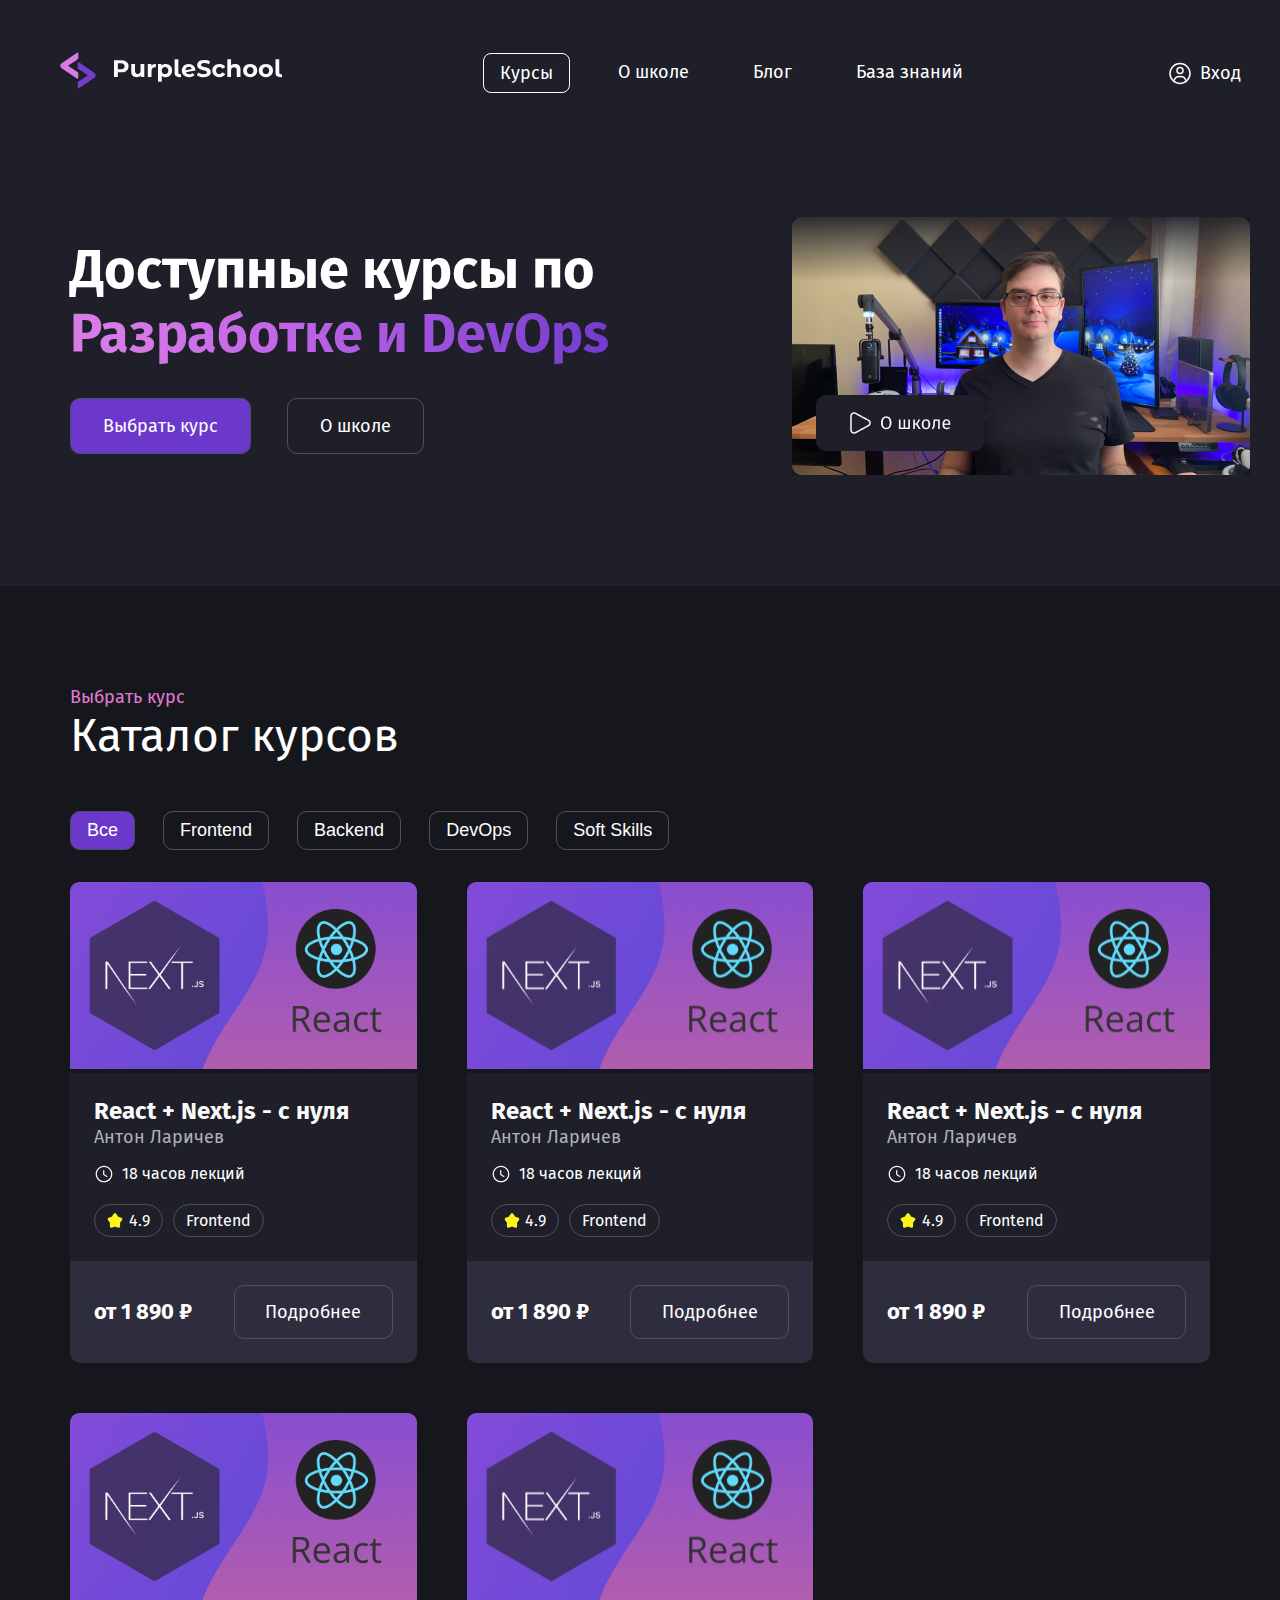
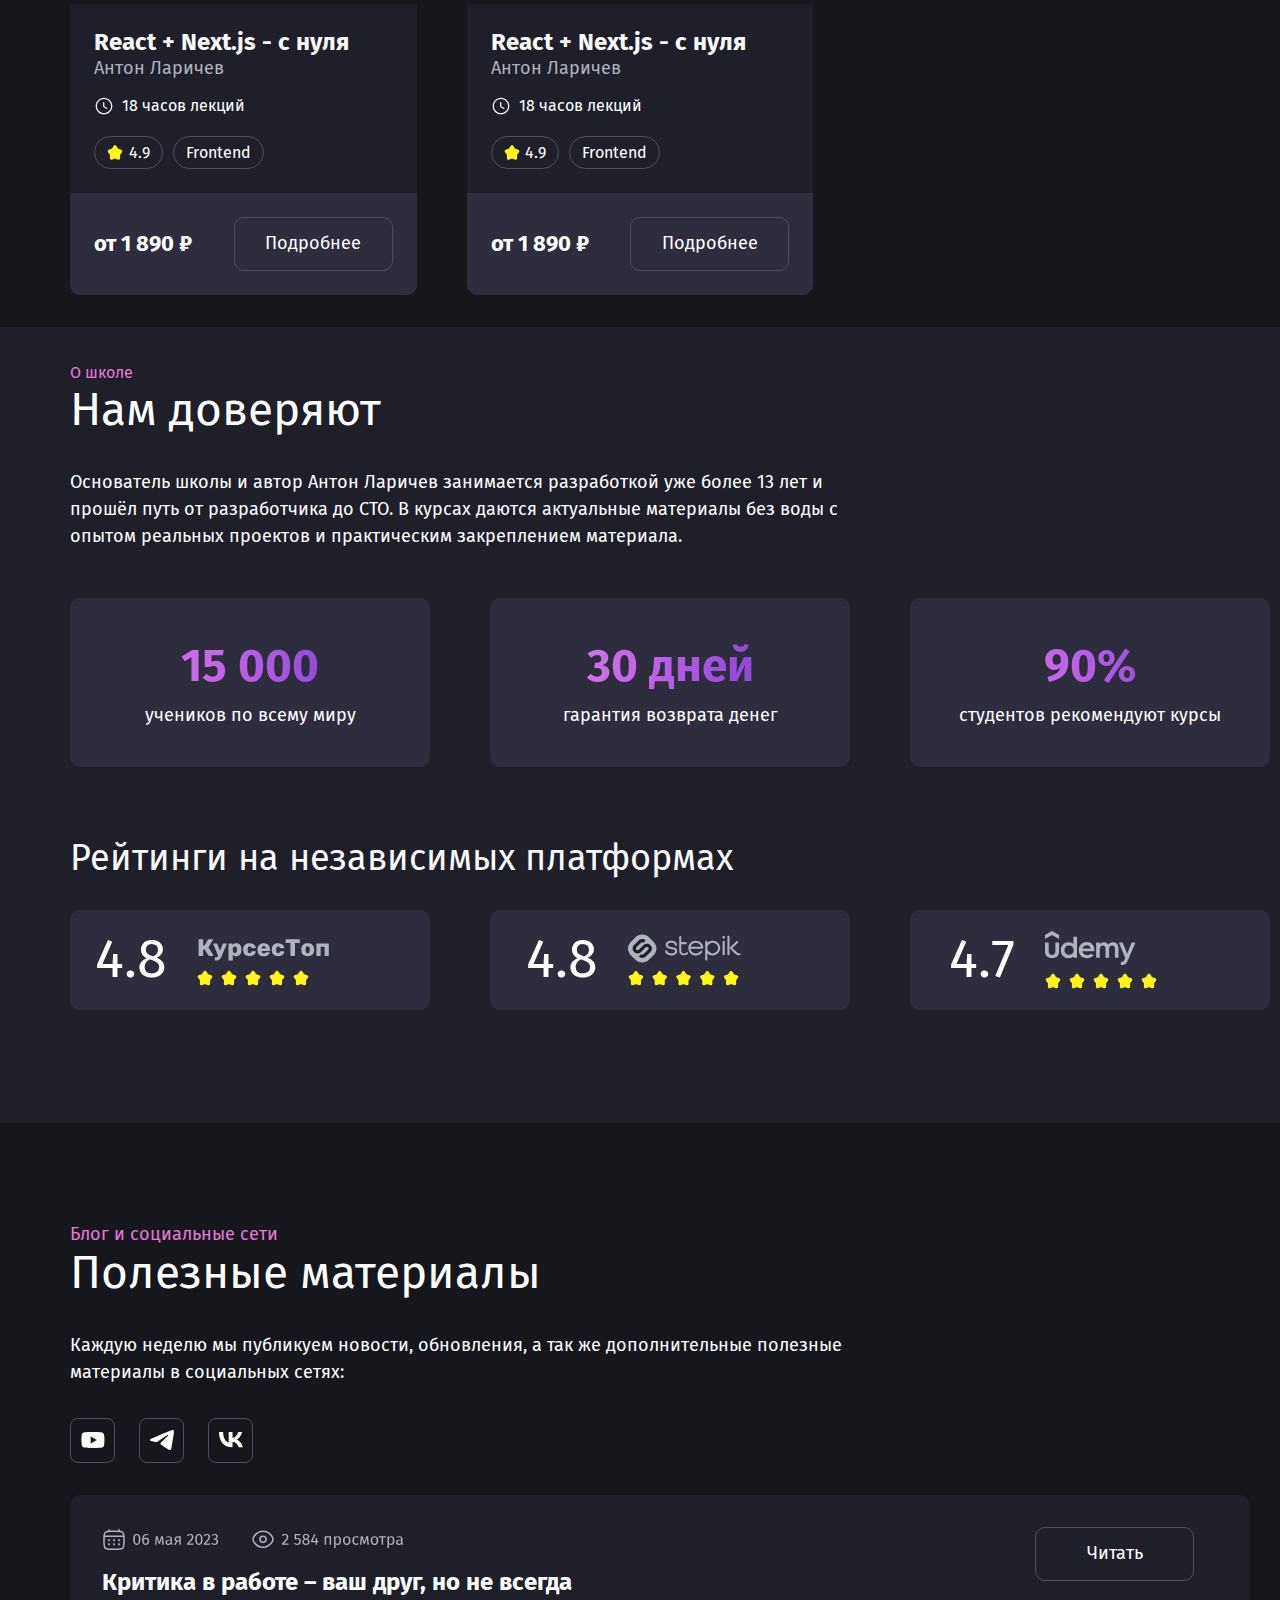
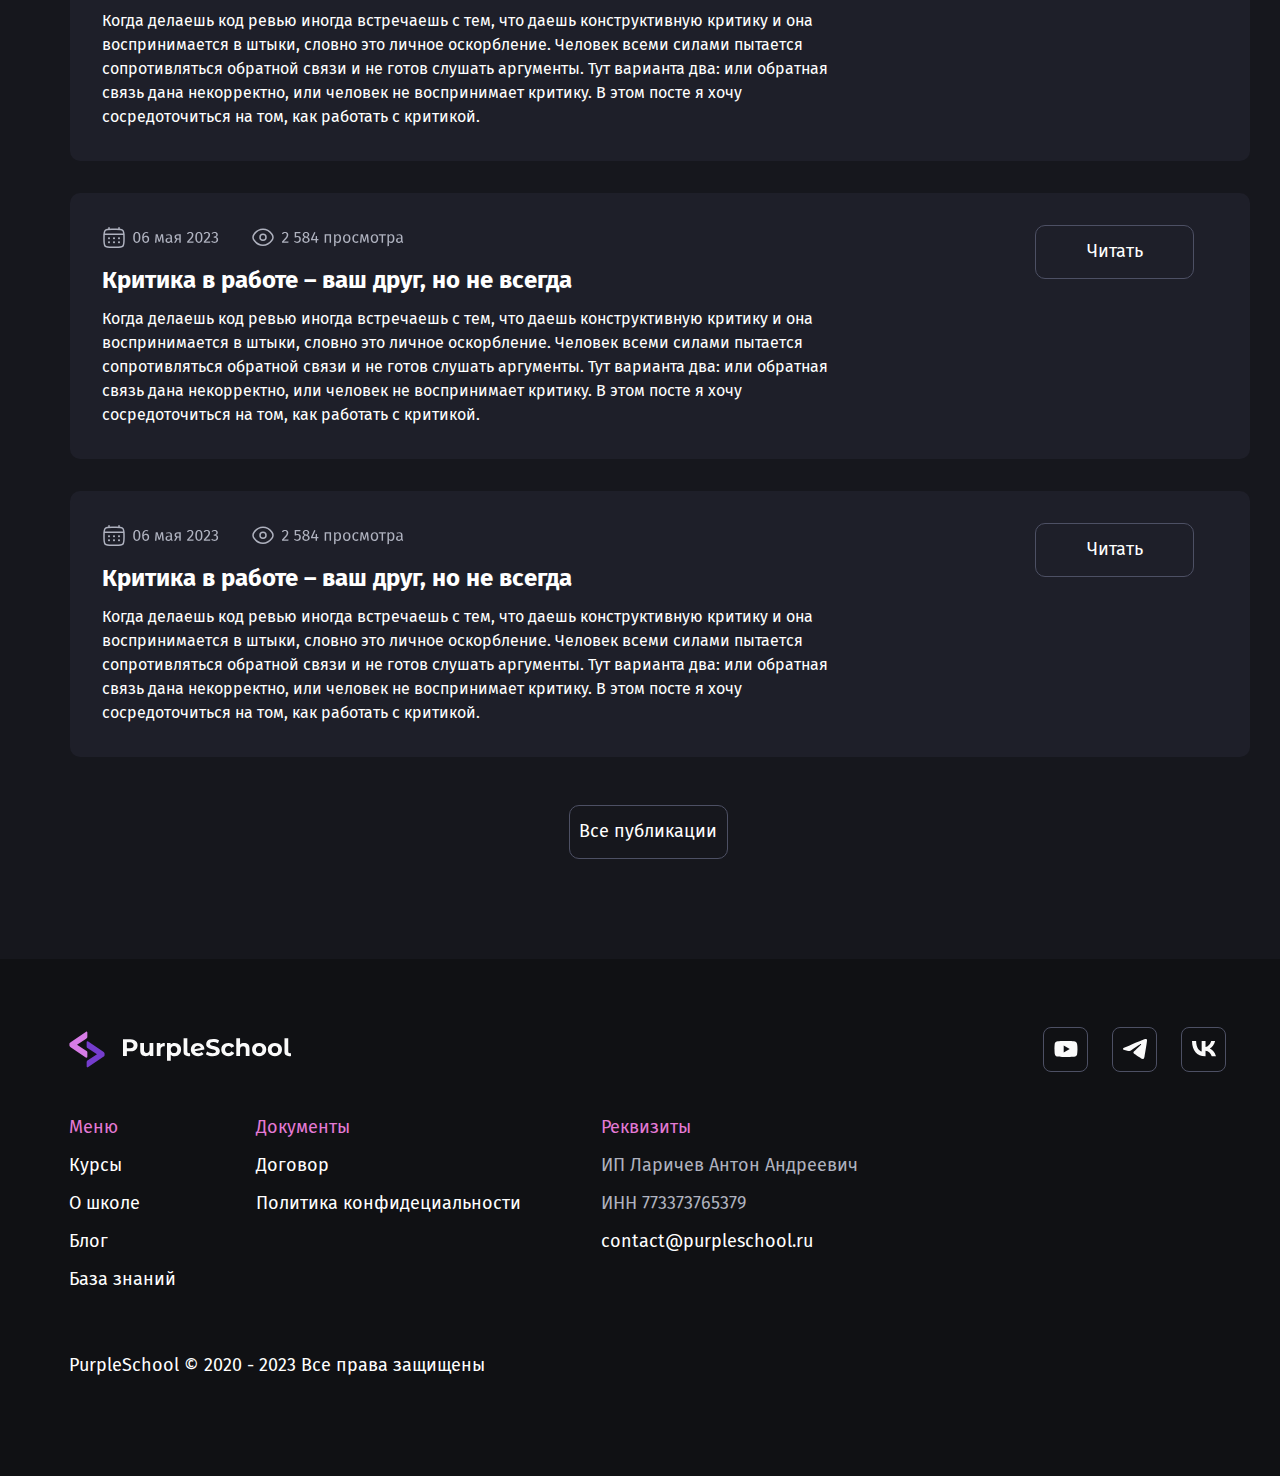
<file: index.html>
<!DOCTYPE html>
<html lang="ru">

<head>
	<meta charset="UTF-8" />
	<meta name="viewport" content="width=device-width, initial-scale=1.0" />
	<title>Страница школы</title>
	<link rel="stylesheet" href="./global.css" />
	<link rel="preconnect" href="https://fonts.googleapis.com" />
	<link rel="preconnect" href="https://fonts.gstatic.com" crossorigin />
	<link
		href="https://fonts.googleapis.com/css2?family=Fira+Sans:ital,wght@0,100;0,200;0,300;0,400;0,500;0,600;0,700;0,800;0,900;1,100;1,200;1,300;1,400;1,500;1,600;1,700;1,800;1,900&display=swap"
		rel="stylesheet" />
</head>

<body>
	<header>
		<section class="header_inner">
			<a href="#">
				<img class="logo_company" src="./img/Frame 5 (1).svg" alt="Логотип" />
			</a>
			<nav class="menu">
				<ul>
					<li class="menu_item active">
						<a class="li_item" href="#">Курсы</a>
					</li>
					<li class="menu_item"><a class="li_item" href="#">О школе</a></li>
					<li class="menu_item"><a class="li_item" href="#">Блог</a></li>
					<li class="menu_item">
						<a class="li_item" href="#">База знаний</a>
					</li>
				</ul>
			</nav>
			<div class="login_desctop">
				<img class="login desctop_visable" src="./img/user.svg" alt="Значок пользователя" />
				<p><a class="login_desctop_visable" href="#">Вход</a></p>
				<button class="mobile_menu">
					<img src="./img/menu.svg" alt="" />
				</button>
			</div>
		</section>
	</header>
	<main>
		<section class="available_courses">
			<div class="available_courses-wrapper">
				<div class="wrapper">
					<h1 class="h1">Доступные курсы по</h1>
					<h1 class="h1_br">Разработке и DevOps</h1>

					<div class="button_wrapper">
						<button class="button_klik">
							<a class="link_wrapper" href="#">Выбрать курс</a>
						</button>
						<button class="button_information_school">
							<a class="link_wrapper" href="#">О школе</a>
						</button>
					</div>
				</div>
				<div class="img_main">
					<img class="video_school" src="./img/about_school.png" alt="" />
					<!-- <button class="information_school">О школе</button> -->
				</div>
			</div>
		</section>
		<section class="catalog">
			<p class="link_comments"><a class="a-title" href="#">Выбрать курс</a></p>
			<h1 class="h1_main">Каталог курсов</h1>
			<div class="catalog-courses">
				<button class="button-courses all"><a href="#">Все</a></button>
				<button class="button-courses frontend"><a href="#">Frontend</a></button>
				<button class="button-courses backend"><a href="#">Backend</a></button>
				<button class="button-courses devops"><a href="#">DevOps</a></button>
				<button class="button-courses softskills"><a href="#">Soft Skills</a></button>
				</a>
			</div>
			<div class="courses-wrapper">
				<div class="curseCard">
					<div class="curseCard__header">
						<div class="cursecard-main-img"> <img class="curseCard__header-img" src="./img/foto4.svg" alt="Карточка курсов"></div>
					</div>
					<div class="curseCard__main">
						<div class="main-text">
						<div class="curseCard__main-h1">React + Next.js - с нуля</div>
						<div class="curseCard__main p">Антон Ларичев</div>
						<div class="curseCard__main lecture">
						 <div class="curseCard__main-img"><img class="img-time" src="./img/Time Circle.svg" alt=""></div>
						<p class="lecture-p">18 часов лекций</p>
						</div>
						<div class="main_icon">
							<div class="curseCard-main icon-time"><img src="./img/Star.svg" alt="">&nbsp;4.9</div>
							<div class="curseCard-main icon-course">Frontend</div>
							</div>
							</div>
						</div>
						
						<div class=" curseCard__footer">
							<div class="curseCard__footer-price">от 1 890 ₽</div>
							<div class="curseCard__footer-button"><button
									class="button_heading_comments katalog">Подробнее</button>
							</div>
						</div>
					</div>
					<div class="curseCard">
					<div class="curseCard__header">
						<div class="cursecard-main-img"> <img class="curseCard__header-img"  src="./img/foto4.svg" alt="Карточка курсов"></div>
					</div>
					<div class="curseCard__main">
						<div class="main-text">
						<div class="curseCard__main-h1">React + Next.js - с нуля</div>
						<div class="curseCard__main p">Антон Ларичев</div>
						<div class="curseCard__main lecture">
						 <div class="curseCard__main-img"><img class="img-time" src="./img/Time Circle.svg" alt=""></div>
						<p class="lecture-p">18 часов лекций</p>
						</div>
						<div class="main_icon">
							<div class="curseCard-main icon-time"><img src="./img/Star.svg" alt="">&nbsp;4.9</div>
							<div class="curseCard-main icon-course">Frontend</div>
							</div>
							</div>
						</div>
						
						<div class=" curseCard__footer">
							<div class="curseCard__footer-price">от 1 890 ₽</div>
							<div class="curseCard__footer-button"><button
									class="button_heading_comments katalog">Подробнее</button>
							</div>
						</div>
					</div><div class="curseCard">
					<div class="curseCard__header">
						<div class="cursecard-main-img"> <img class="curseCard__header-img"  src="./img/foto4.svg" alt="Карточка курсов"></div>
					</div>
					<div class="curseCard__main">
						<div class="main-text">
						<div class="curseCard__main-h1">React + Next.js - с нуля</div>
						<div class="curseCard__main p">Антон Ларичев</div>
						<div class="curseCard__main lecture">
						 <div class="curseCard__main-img"><img class="img-time" src="./img/Time Circle.svg" alt=""></div>
						<p class="lecture-p">18 часов лекций</p>
						</div>
						<div class="main_icon">
							<div class="curseCard-main icon-time"><img src="./img/Star.svg" alt="">&nbsp;4.9</div>
							<div class="curseCard-main icon-course">Frontend</div>
							</div>
							</div>
						</div>
						
						<div class=" curseCard__footer">
							<div class="curseCard__footer-price">от 1 890 ₽</div>
							<div class="curseCard__footer-button"><button
									class="button_heading_comments katalog">Подробнее</button>
							</div>
						</div>
					</div><div class="curseCard">
					<div class="curseCard__header">
	        <div class="cursecard-main-img"> <img class="curseCard__header-img"  src="./img/foto4.svg" alt="Карточка курсов"></div>
					</div>
					<div class="curseCard__main">
						<div class="main-text">
						<div class="curseCard__main-h1">React + Next.js - с нуля</div>
						<div class="curseCard__main p">Антон Ларичев</div>
						<div class="curseCard__main lecture">
						 <div class="curseCard__main-img"><img class="img-time" src="./img/Time Circle.svg" alt=""></div>
						<p class="lecture-p">18 часов лекций</p>
						</div>
						<div class="main_icon">
							<div class="curseCard-main icon-time"><img src="./img/Star.svg" alt="">&nbsp;4.9</div>
							<div class="curseCard-main icon-course">Frontend</div>
							</div>
							</div>
						</div>
						
						<div class=" curseCard__footer">
							<div class="curseCard__footer-price">от 1 890 ₽</div>
							<div class="curseCard__footer-button"><button
									class="button_heading_comments katalog">Подробнее</button>
							</div>
						</div>
					</div>
					<div class="curseCard">
					<div class="curseCard__header">
						<div class="cursecard-main-img"> <img class="curseCard__header-img"  src="./img/foto4.svg" alt="Карточка курсов"></div>
					</div>
					<div class="curseCard__main">
						<div class="main-text">
						<div class="curseCard__main-h1">React + Next.js - с нуля</div>
						<div class="curseCard__main p">Антон Ларичев</div>
						<div class="curseCard__main lecture">
						 <div class="curseCard__main-img"><img class="img-time" src="./img/Time Circle.svg" alt=""></div>
						<p class="lecture-p">18 часов лекций</p>
						</div>
						<div class="main_icon">
							<div class="curseCard-main icon-time"><img src="./img/Star.svg" alt="">&nbsp;4.9</div>
							<div class="curseCard-main icon-course">Frontend</div>
							</div>
							</div>
						</div>
						
						<div class=" curseCard__footer">
							<div class="curseCard__footer-price">от 1 890 ₽</div>
							<div class="curseCard__footer-button"><button
									class="button_heading_comments katalog">Подробнее</button>
							</div>
						</div>
					</div>
		</section>
	 <section class="school-descriptions_comments">
			<!-- <p class="link_comments"> -->
				<div class="pizdech">
				<a class="a-title" href="#">О школе</a>
			</p>
			<h1 class="h1_main">Нам доверяют</h1>
			<p class="comment-text">
				Основатель школы и автор Антон Ларичев занимается разработкой уже более 13 лет и прошёл путь от разработчика до CTO. В курсах даются актуальные материалы без воды с опытом реальных проектов и практическим закреплением материала.
			</p>
      <div class="school-descriptions_container-numbers">
				<div class="container-numbers_item">
				<h2 class="item_h2">15 000</h2>
        <p class="item_p">учеников по всему миру</p>
			</div>
      <div class="container-numbers_item">
	     <h2 class="item_h2">30 дней</h2>
	     <p class="item_p">гарантия возврата денег</p>
      </div>
			<div class="container-numbers_item">
				<h2 class="item_h2">90%</h2>
				<p class="item_p">студентов рекомендуют курсы</p>
			 </div>
			</div>
				<h3>Рейтинги на независимых платформах</h3>
				<div class="school-descriptions_container-estimates">
				<div class="estimates_item">
         <p class="estimates_item_p">4.8</p>
        <img class="estimates_item_img kursestop" src="./img/Frame 27.svg" alt="">
				</div>
				<div class="estimates_item">
					<p class="estimates_item_p">4.8</p>
					<img class="estimates_item_img stepik" src="./img/Frame 272.svg" alt="">
				</div>
				<div class="estimates_item">
<p class="estimates_item_p">4.7</p>
<img class="estimates_item_img udemu" src="./img/Frame 273.svg" alt="">
				</div>
			</div>
			</div>
			</section>		
<section class="comments">
			<p class="link_comments">
				<a class="a-title" href="#">Блог и социальные сети</a>
			</p>
			<h1 class="h1_main">Полезные материалы</h1>
			<p class="comment-text">
				Каждую неделю мы публикуем новости, обновления, а так же
				дополнительные полезные <br />
				материалы в социальных сетях:
			</p>
			<div class="social_media_heading">
				<div>
					<a class="icon_footer" href="#">
						<img src="./img/youtube.svg" alt=">ютуб" />
					</a>
				</div>
				<div>
					<a class="icon_footer" href="#">
						<img src="./img/Frame 94.svg" alt="Телеграмм" />
					</a>
				</div>
				<div>
					<a href="#" class="icon_footer">
						<img src="./img/vk.svg" alt="ВК" />
					</a>
				</div>
			</div>
			<div class="comments_materials">
				<div class="materials-1">
					<div class="icon">
						<div class="img_materials">
							<img src="./img/Frame 70.svg" alt="" />
						</div>
						<div class="img_materials">
							<img src="./img/Frame 71.svg" alt="" />
						</div>
					</div>
					<div class="material-tet">
						<h2>Критика в работе – ваш друг, но не всегда</h2>
						<p class="material-text">
							Когда делаешь код ревью иногда встречаешь с тем, что даешь
							конструктивную критику и она воспринимается в штыки, словно это
							личное оскорбление. Человек всеми силами пытается сопротивляться
							обратной связи и не готов слушать аргументы. Тут варианта два:
							или обратная связь дана некорректно, или человек не воспринимает
							критику. В этом посте я хочу сосредоточиться на том, как
							работать с критикой.
						</p>
					</div>
				</div>
				<div>
					<button class="button_heading_comments">
						<a href="#">Читать</a>
					</button>
				</div>
			</div>
			<div class="comments_materials">
				<div class="materials-1">
					<div class="icon">
						<div class="img_materials">
							<img src="./img/Frame 70.svg" alt="" />
						</div>
						<div class="img_materials">
							<img src="./img/Frame 71.svg" alt="" />
						</div>
					</div>
					<div class="material-tet">
						<h2>Критика в работе – ваш друг, но не всегда</h2>
						<p class="material-text">
							Когда делаешь код ревью иногда встречаешь с тем, что даешь
							конструктивную критику и она воспринимается в штыки, словно это
							личное оскорбление. Человек всеми силами пытается сопротивляться
							обратной связи и не готов слушать аргументы. Тут варианта два:
							или обратная связь дана некорректно, или человек не воспринимает
							критику. В этом посте я хочу сосредоточиться на том, как
							работать с критикой.
						</p>
					</div>
				</div>
				<div>
					<button class="button_heading_comments">
						<a href="#">Читать</a>
					</button>
				</div>
			</div>
			<div class="comments_materials">
				<div class="materials-1">
					<div class="icon">
						<div class="img_materials">
							<img src="./img/Frame 70.svg" alt="" />
						</div>
						<div class="img_materials">
							<img src="./img/Frame 71.svg" alt="" />
						</div>
					</div>
					<div class="material-tet">
						<h2>Критика в работе – ваш друг, но не всегда</h2>
						<p class="material-text">
							Когда делаешь код ревью иногда встречаешь с тем, что даешь
							конструктивную критику и она воспринимается в штыки, словно это
							личное оскорбление. Человек всеми силами пытается сопротивляться
							обратной связи и не готов слушать аргументы. Тут варианта два:
							или обратная связь дана некорректно, или человек не воспринимает
							критику. В этом посте я хочу сосредоточиться на том, как
							работать с критикой.
						</p>
					</div>
				</div>
				<div>
					<button class="button_heading_comments">
						<a href="#">Читать</a>
					</button>
				</div>
			</div>
			<div class="button-and">
				<button class="button_heading_comments">Все публикации</button>
			</div>
		</section>
	</main>
	<footer class="footer_section">
		<div class="footer__section">
			<div class="section_logo">
				<img class="logo_footer" src="./img/Frame 5 (1).svg" alt="Лого футер" />
				<div class="footer_social">
					<div class="social_media_footer">
						<div>
							<a class="icon_footer" href="#">
								<img src="./img/youtube.svg" alt=">ютуб" />
							</a>
						</div>
						<div>
							<a class="icon_footer" href="#">
								<img src="./img/Frame 94.svg" alt="Телеграмм" />
							</a>
						</div>
						<div>
							<a href="#" class="icon_footer">
								<img src="./img/vk.svg" alt="ВК" />
							</a>
						</div>
					</div>
				</div>
			</div>
			<div class="nav_footer">
				<div class="footer_menu">
					<ul>
						<li class="footer_menu_klik">Меню<a href="#"></a></li>
						<li><a class="li_item" href="#">Курсы</a></li>
						<li><a class="li_item" href="#">О школе </a></li>
						<li><a class="li_item" href="#">Блог</a></li>
						<li class="li_nowrap">
							<a class="li_item" href="#">База знаний</a>
						</li>
					</ul>
				</div>
				<div class="footer_document">
					<ul>
						<li class="footer_document_klik">
							<a class="a-title" href="#">Документы</a>
						</li>
						<li><a class="li_item" href="#">Договор</a></li>
						<li class="li_nowrap">
							<a class="li_item" href="#">Политика конфидециальности</a>
						</li>
					</ul>
				</div>
				<div class="footer_requisites">
					<ul>
						<li class="footer_requisites_klik">Реквизиты</li>
						<li class="IP">ИП Ларичев Антон Андреевич</li>
						<li class="inn">ИНН 773373765379<a href="#"></a></li>
						<li>contact@purpleschool.ru<a href="#"></a></li>
					</ul>
				</div>
			</div>
			<div class="footer_text">
				<p>PurpleSchool © 2020 - 2023 Все права защищены</p>
			</div>
		</div>
	</footer>
</body>

</html>
</file>
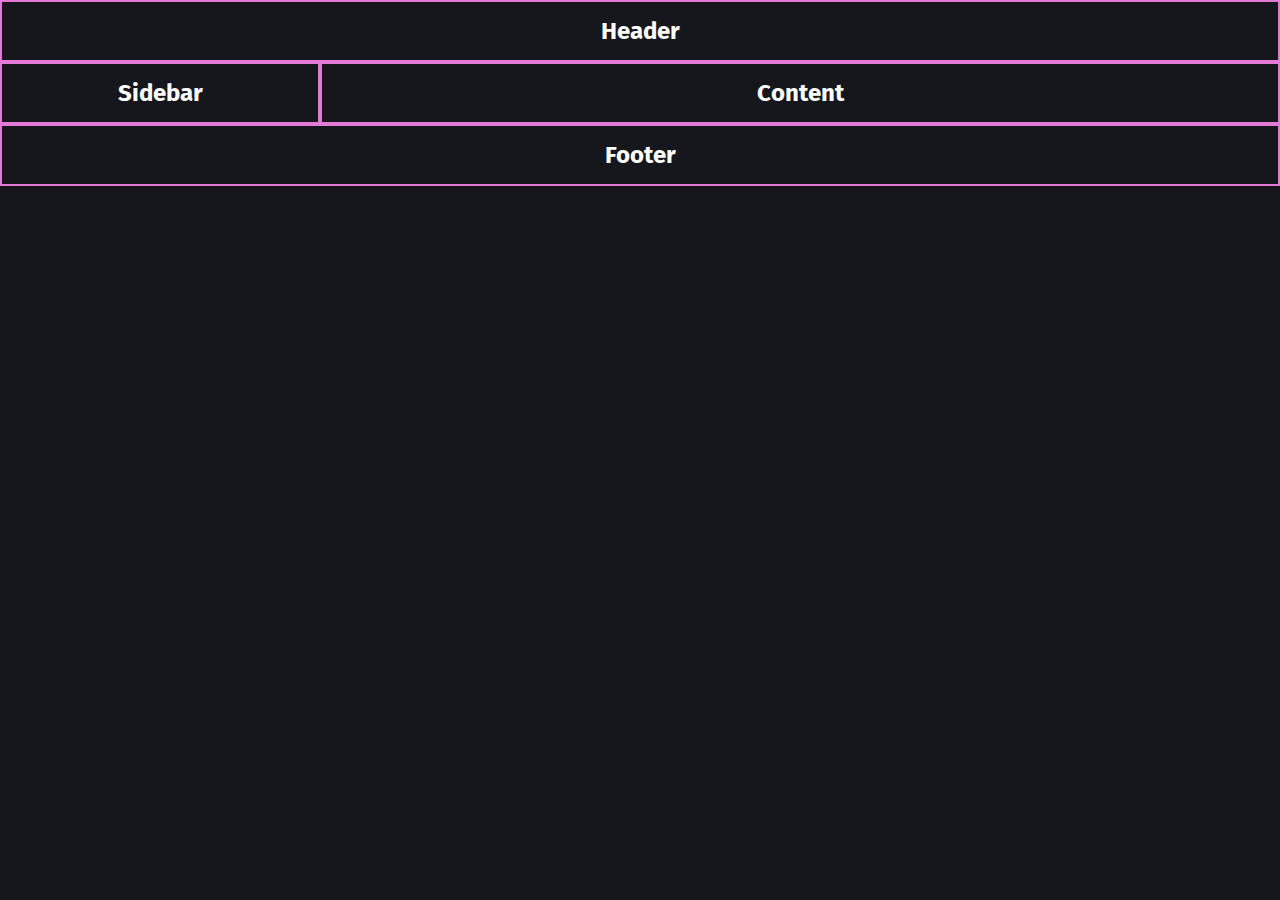
<file: 4 - Grid/index.html>
<!DOCTYPE html>
<html lang="en">
	<head>
		<meta charset="UTF-8" />
		<meta name="viewport" content="width=device-width, initial-scale=1.0" />
		<title>Document</title>
		<link
			href="https://fonts.googleapis.com/css2?family=Fira+Sans:ital,wght@0,100;0,200;0,300;0,400;0,500;0,600;0,700;0,800;0,900;1,100;1,200;1,300;1,400;1,500;1,600;1,700;1,800;1,900&display=swap"
			rel="stylesheet"
		/>
		<link rel="stylesheet" href="./styles/style.css" />
	</head>
	<body>
		<div class="wrapper">
			<div class="item header">Header</div>
			<div class="item sidebar">Sidebar</div>
			<div class="item content">Content</div>
			<div class="item footer">Footer</div>
			<!-- <div class="item">1</div>
			<div class="item">2</div>
			<div class="item">3</div>
			<div class="item">4</div>
			<div class="item">5</div>
			<div class="item">6</div>
			<div class="item">7</div>
			<div class="item">8</div>
			<div class="item">9</div>
			<div class="item">10</div>
			<div class="item">11</div>
			<div class="item">12</div> -->
		</div>
	</body>
</html>
</file>
<file: global.css>
@import url(./header.css);
@import url(./main.css);
@import url(./footer.css);

* {
	margin: 0;
	padding: 0;
	box-sizing: border-box;
}

html {
	height: 100%;
	box-sizing: border-box;
	-webkit-font-smoothing: antialiased;
	-moz-osx-font-smoothing: grayscale;
	text-rendering: optimizeLegibility;
}

body {
	background-color: #16171d;
	display: flex;
	align-items: center;
	flex-direction: column;
	font-family: "Fira Sans", sans-serif;
	font-style: normal;
	font-weight: 400;
	/* max-width: 100%; */
}

a,
p {
	text-decoration: none;
	color: white;
}
a:hover {
	color: white;
}
li {
	color: white;
}

main {
	display: flex;
	flex-direction: column;
}

.li_item,
.login_desctop_visable,
.link_wrapper {
	color: white;
}

.a-title {
	color: #e47ad5;
}
</file>
<file: 4 - Grid/styles/style.css>
* {
	margin: 0;
	padding: 0;
}

html {
	height: 100%;
	box-sizing: border-box;
	-webkit-font-smoothing: antialiased;
	-moz-osx-font-smoothing: grayscale;
	text-rendering: optimizeLegibility;
}

body {
	background-color: #16171d;
	display: flex;
	/* align-items: center; */
	flex-direction: column;
	font-family: "Fira Sans", sans-serif;
	font-style: normal;
	font-weight: 400;
}

.item {
	color: white;
	font-size: 24px;
	font-weight: 700;
	border: 2px solid #e47ad5;
	text-align: center;
	padding: 15px;
}

.wrapper {
	display: grid;
	grid-template-columns: repeat(4, 1fr);
	grid-template-rows: repeat(3, 1fr);
	grid-template-areas:
		"header header header header"
		"sidebar content content content"
		"footer footer footer footer";
	/* gap: 20px; */
}
.header {
	grid-area: header;
}
.sidebar {
	grid-area: sidebar;
}
.content {
	grid-area: content;
}
.footer {
	grid-area: footer;
}

@media (max-width: 900px) {
	.wrapper {
		grid-template-areas:
			"header header header header"
			"sidebar sidebar content content"
			"footer footer footer footer";
	}
}

@media (max-width: 500px) {
	.wrapper {
		grid-template-columns: 1fr;
		grid-template-areas:
			"header"
			"sidebar"
			"content"
			"footer";
	}
}
</file>
